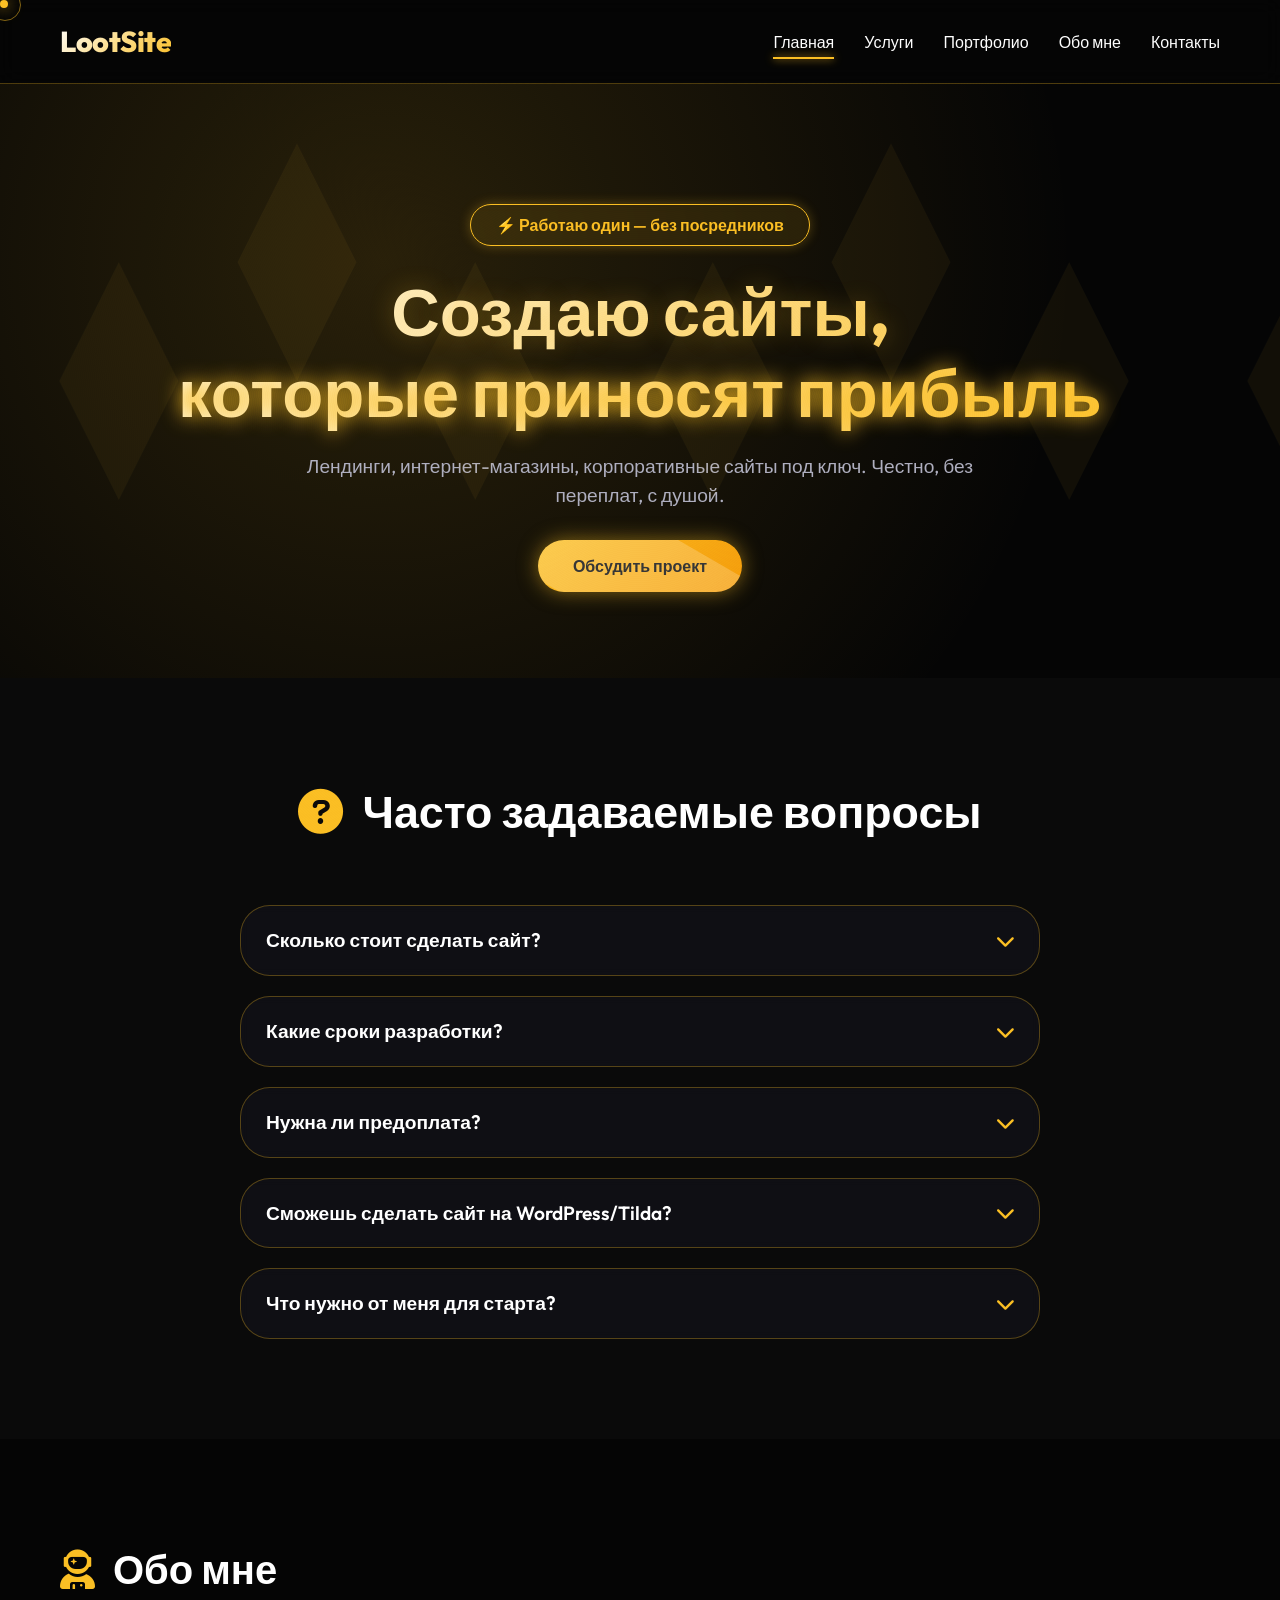
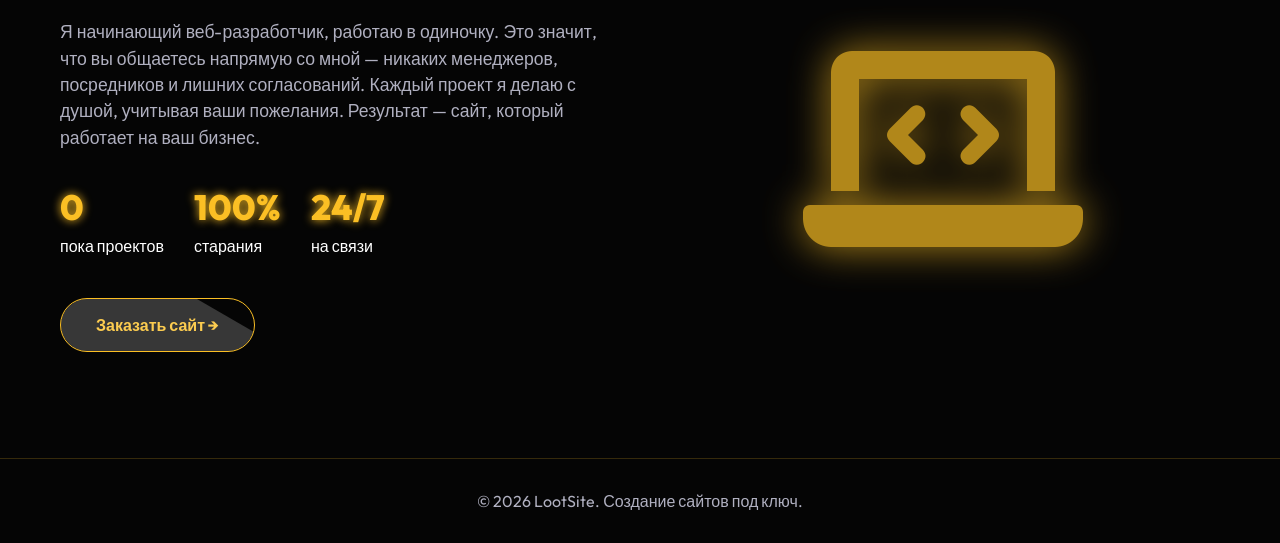
<file: index.html>
<!DOCTYPE html>
<html lang="ru">
<head>
    <meta charset="UTF-8">
    <meta name="viewport" content="width=device-width, initial-scale=1.0">
    <title>LootSite · создание сайтов</title>
    <link rel="stylesheet" href="https://cdnjs.cloudflare.com/ajax/libs/font-awesome/6.0.0-beta3/css/all.min.css">
    <link rel="stylesheet" href="css/style.css">
</head>
<body>
    <div class="noise"></div>
    <div class="cursor"></div>
    <header>
        <div class="container">
            <div class="logo">LootSite</div>
            <nav>
                <a href="index.html" class="active">Главная</a>
                <a href="services.html">Услуги</a>
                <a href="portfolio.html">Портфолио</a>
                <a href="about.html">Обо мне</a>
                <a href="contact.html">Контакты</a>
            </nav>
            <button class="burger" aria-label="Меню">
                <span></span><span></span><span></span>
            </button>
        </div>
    </header>

    <main>
        <section class="hero">
            <div class="container">
                <div class="badge">⚡ Работаю один — без посредников</div>
                <h1>Создаю сайты, <span>которые приносят прибыль</span></h1>
                <p>Лендинги, интернет-магазины, корпоративные сайты под ключ. Честно, без переплат, с душой.</p>
                <a href="contact.html" class="btn">Обсудить проект</a>
            </div>
        </section>

        <section class="faq">
            <div class="container">
                <h2><i class="fas fa-question-circle"></i> Часто задаваемые вопросы</h2>
                <div class="faq-grid">
                    <div class="faq-item">
                        <div class="faq-question">
                            <span>Сколько стоит сделать сайт?</span>
                            <i class="fas fa-chevron-down"></i>
                        </div>
                        <div class="faq-answer">
                            <p>Цена зависит от сложности. Лендинг от 100 ₽, многостраничный сайт от 300 ₽, интернет-магазин от 1000 ₽. Точную стоимость обсуждаем после постановки задачи.</p>
                        </div>
                    </div>
                    <div class="faq-item">
                        <div class="faq-question">
                            <span>Какие сроки разработки?</span>
                            <i class="fas fa-chevron-down"></i>
                        </div>
                        <div class="faq-answer">
                            <p>Обычно от 3 до 7 дней. Срочные заказы делаю за 24–48 часов (в зависимости от сложности).</p>
                        </div>
                    </div>
                    <div class="faq-item">
                        <div class="faq-question">
                            <span>Нужна ли предоплата?</span>
                            <i class="fas fa-chevron-down"></i>
                        </div>
                        <div class="faq-answer">
                            <p>Да, работаю по предоплате 50% через FunPay или Telegram Stars. Остаток после готовности. Это гарантия для нас обоих.</p>
                        </div>
                    </div>
                    <div class="faq-item">
                        <div class="faq-question">
                            <span>Сможешь сделать сайт на WordPress/Tilda?</span>
                            <i class="fas fa-chevron-down"></i>
                        </div>
                        <div class="faq-answer">
                            <p>Да, могу сделать как на конструкторе (Tilda, Readymag), так и на CMS (WordPress), либо чистый HTML/CSS под ваш хостинг.</p>
                        </div>
                    </div>
                    <div class="faq-item">
                        <div class="faq-question">
                            <span>Что нужно от меня для старта?</span>
                            <i class="fas fa-chevron-down"></i>
                        </div>
                        <div class="faq-answer">
                            <p>Тексты, картинки, логотип (если есть), пожелания по дизайну и примеры сайтов, которые нравятся. Остальное я делаю сам.</p>
                        </div>
                    </div>
                </div>
            </div>
        </section>

        <section class="about">
            <div class="container">
                <div class="about-text">
                    <h2><i class="fas fa-user-astronaut"></i> Обо мне</h2>
                    <p>Я начинающий веб-разработчик, работаю в одиночку. Это значит, что вы общаетесь напрямую со мной — никаких менеджеров, посредников и лишних согласований. Каждый проект я делаю с душой, учитывая ваши пожелания. Результат — сайт, который работает на ваш бизнес.</p>
                    <div class="stats">
                        <div><span>0</span> пока проектов</div>
                        <div><span>100%</span> старания</div>
                        <div><span>24/7</span> на связи</div>
                    </div>
                    <a href="contact.html" class="btn outline">Заказать сайт →</a>
                </div>
                <div class="about-icon">
                    <i class="fas fa-laptop-code"></i>
                </div>
            </div>
        </section>
    </main>

    <footer>
        <div class="container">
            <p>© 2026 LootSite. Создание сайтов под ключ.</p>
        </div>
    </footer>

    <script src="js/main.js"></script>
</body>
</html>
</file>
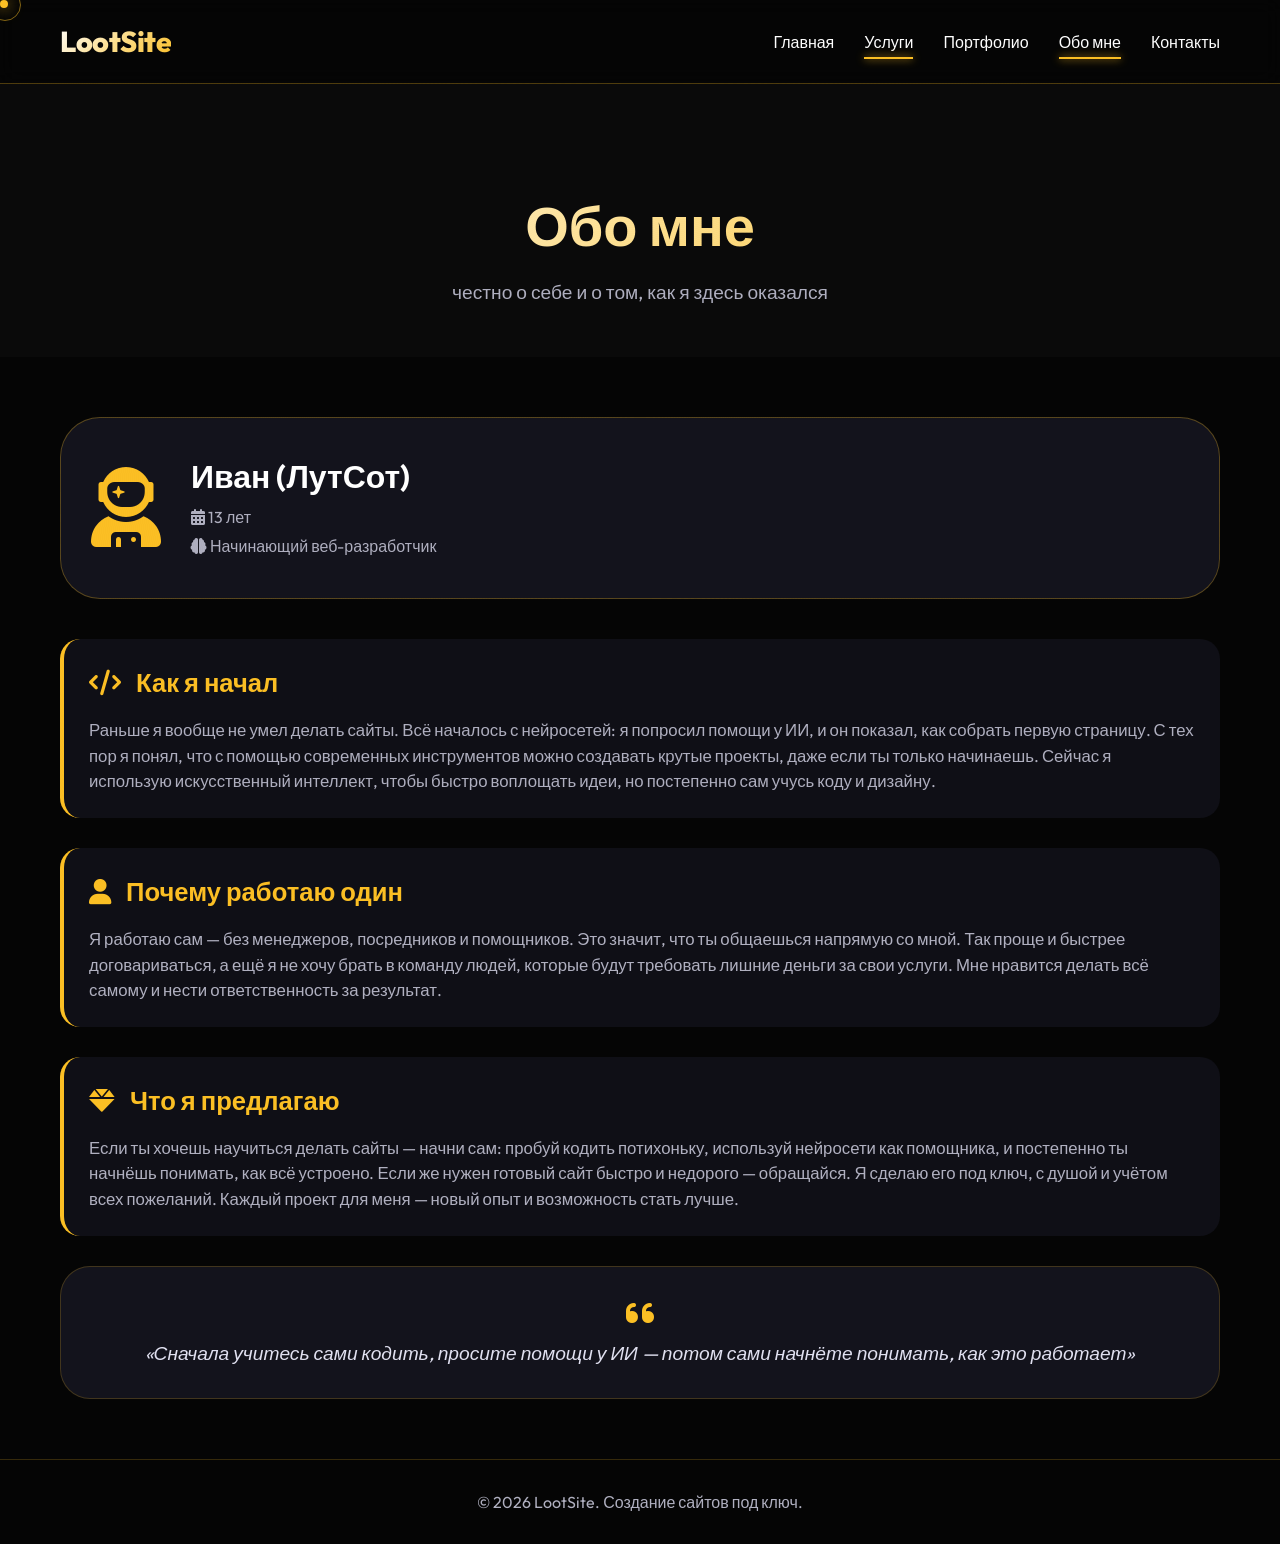
<file: about.html>
<!DOCTYPE html>
<html lang="ru">
<head>
    <meta charset="UTF-8">
    <meta name="viewport" content="width=device-width, initial-scale=1.0">
    <title>LootSite · Обо мне</title>
    <link rel="stylesheet" href="https://cdnjs.cloudflare.com/ajax/libs/font-awesome/6.0.0-beta3/css/all.min.css">
    <link rel="stylesheet" href="css/style.css">
</head>
<body>
    <div class="noise"></div>
    <div class="cursor"></div>
    <header>
    <div class="container">
        <div class="logo">LootSite</div>
        <nav>
            <a href="index.html">Главная</a>
            <a href="services.html" class="active">Услуги</a>
            <a href="portfolio.html">Портфолио</a>
            <a href="about.html">Обо мне</a>
            <a href="contact.html">Контакты</a>
        </nav>
        <button class="burger" aria-label="Меню">
            <span></span><span></span><span></span>
        </button>
    </div>
</header>

    <main>
        <section class="page-hero">
            <div class="container">
                <h1>Обо мне</h1>
                <p>честно о себе и о том, как я здесь оказался</p>
            </div>
        </section>

        <section class="about-me-page">
            <div class="container">
                <div class="about-card">
                    <div class="about-avatar">
                        <i class="fas fa-user-astronaut"></i>
                    </div>
                    <div class="about-details">
                        <h2>Иван (ЛутСот)</h2>
                        <p><i class="fas fa-calendar-alt"></i> 13 лет</p>
                        <p><i class="fas fa-brain"></i> Начинающий веб-разработчик</p>
                    </div>
                </div>

                <div class="about-story">
                    <h3><i class="fas fa-code"></i> Как я начал</h3>
                    <p>Раньше я вообще не умел делать сайты. Всё началось с нейросетей: я попросил помощи у ИИ, и он показал, как собрать первую страницу. С тех пор я понял, что с помощью современных инструментов можно создавать крутые проекты, даже если ты только начинаешь. Сейчас я использую искусственный интеллект, чтобы быстро воплощать идеи, но постепенно сам учусь коду и дизайну.</p>
                </div>

                <div class="about-story">
                    <h3><i class="fas fa-user"></i> Почему работаю один</h3>
                    <p>Я работаю сам — без менеджеров, посредников и помощников. Это значит, что ты общаешься напрямую со мной. Так проще и быстрее договариваться, а ещё я не хочу брать в команду людей, которые будут требовать лишние деньги за свои услуги. Мне нравится делать всё самому и нести ответственность за результат.</p>
                </div>

                <div class="about-story">
                    <h3><i class="fas fa-gem"></i> Что я предлагаю</h3>
                    <p>Если ты хочешь научиться делать сайты — начни сам: пробуй кодить потихоньку, используй нейросети как помощника, и постепенно ты начнёшь понимать, как всё устроено. Если же нужен готовый сайт быстро и недорого — обращайся. Я сделаю его под ключ, с душой и учётом всех пожеланий. Каждый проект для меня — новый опыт и возможность стать лучше.</p>
                </div>

                <div class="about-quote">
                    <i class="fas fa-quote-left"></i>
                    <p>«Сначала учитесь сами кодить, просите помощи у ИИ — потом сами начнёте понимать, как это работает»</p>
                </div>
            </div>
        </section>
    </main>

    <footer>
        <div class="container">
            <p>© 2026 LootSite. Создание сайтов под ключ.</p>
        </div>
    </footer>

    <script src="js/main.js"></script>
</body>
</html>
</file>
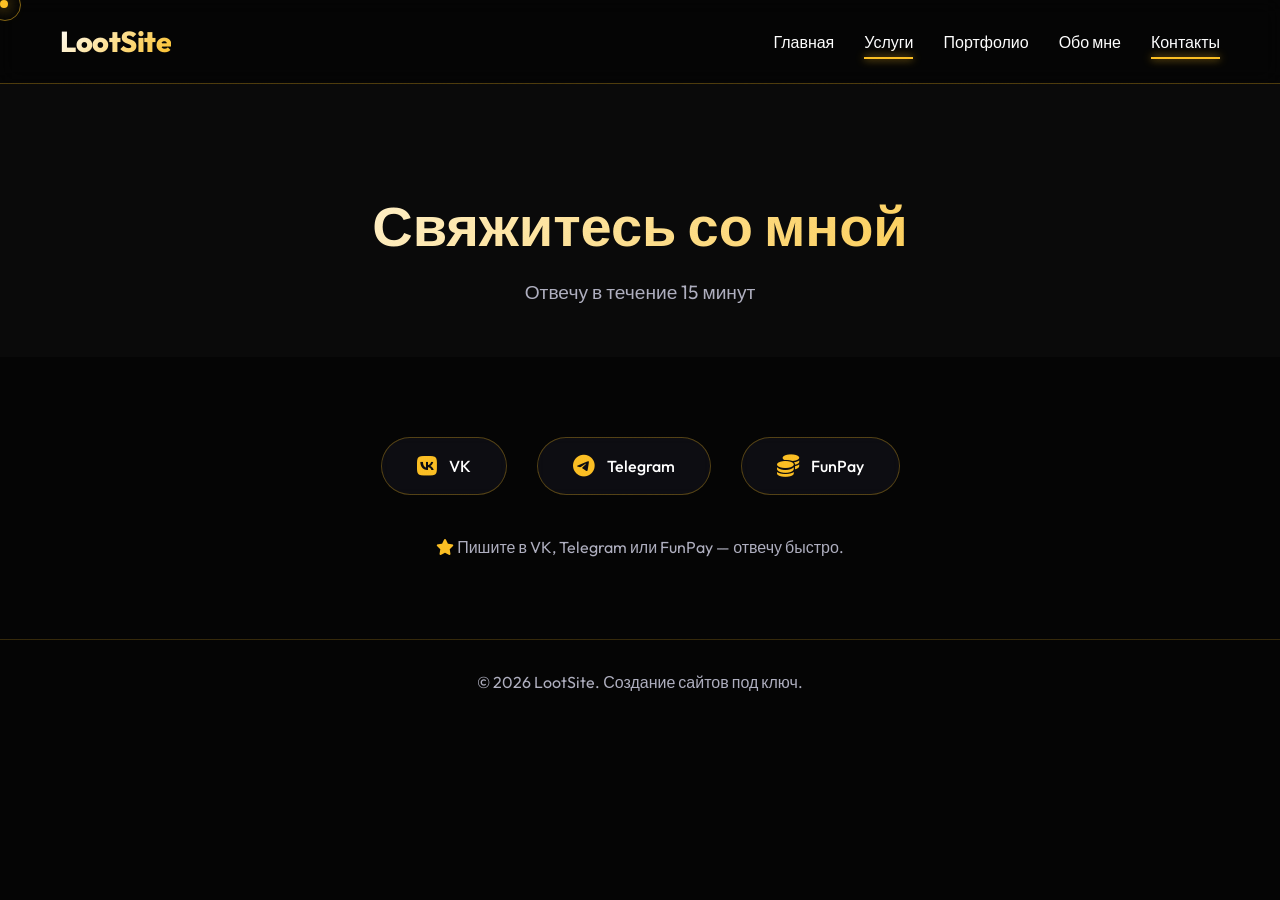
<file: contact.html>
<!DOCTYPE html>
<html lang="ru">
<head>
    <meta charset="UTF-8">
    <meta name="viewport" content="width=device-width, initial-scale=1.0">
    <title>LootSite · Контакты</title>
    <link rel="stylesheet" href="https://cdnjs.cloudflare.com/ajax/libs/font-awesome/6.0.0-beta3/css/all.min.css">
    <link rel="stylesheet" href="css/style.css">
</head>
<body>
    <div class="noise"></div>
    <div class="cursor"></div>
    <header>
    <div class="container">
        <div class="logo">LootSite</div>
        <nav>
            <a href="index.html">Главная</a>
            <a href="services.html" class="active">Услуги</a>
            <a href="portfolio.html">Портфолио</a>
            <a href="about.html">Обо мне</a>
            <a href="contact.html">Контакты</a>
        </nav>
        <button class="burger" aria-label="Меню">
            <span></span><span></span><span></span>
        </button>
    </div>
</header>

    <main>
        <section class="page-hero">
            <div class="container">
                <h1>Свяжитесь со мной</h1>
                <p>Отвечу в течение 15 минут</p>
            </div>
        </section>

        <section class="contact">
            <div class="container">
                <div class="contact-links">
                    <a href="https://vk.com/shelvanpart" class="contact-link" target="_blank"><i class="fab fa-vk"></i> VK</a>
                    <a href="https://t.me/Whatuhall" class="contact-link" target="_blank"><i class="fab fa-telegram"></i> Telegram</a>
                    <a href="https://funpay.com/users/17572519/" class="contact-link" target="_blank"><i class="fas fa-coins"></i> FunPay</a>
                </div>
                <p class="contact-note"><i class="fas fa-star"></i> Пишите в VK, Telegram или FunPay — отвечу быстро.</p>
            </div>
        </section>
    </main>

    <footer>
        <div class="container">
            <p>© 2026 LootSite. Создание сайтов под ключ.</p>
        </div>
    </footer>

    <script src="js/main.js"></script>
</body>
</html>
</file>
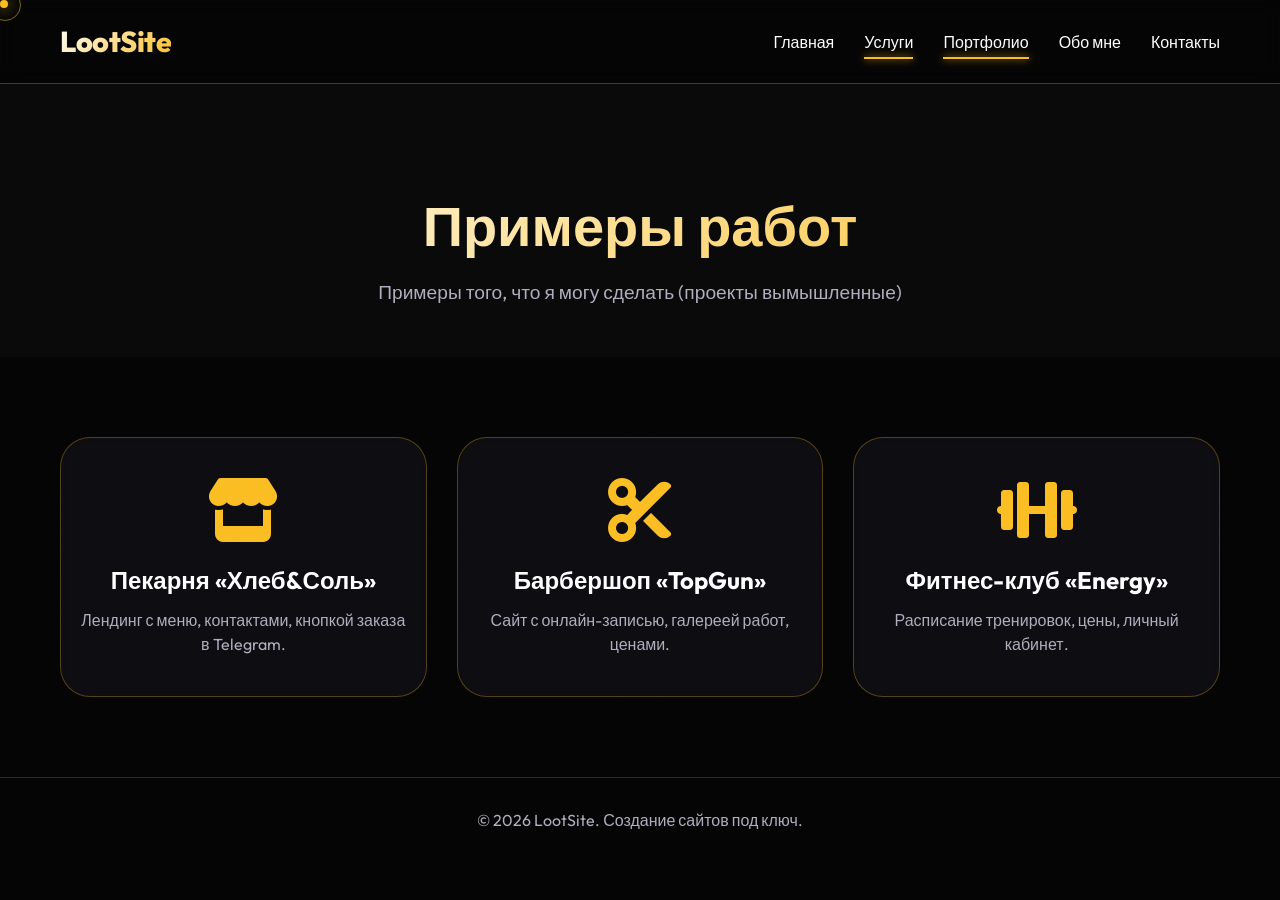
<file: portfolio.html>
<!DOCTYPE html>
<html lang="ru">
<head>
    <meta charset="UTF-8">
    <meta name="viewport" content="width=device-width, initial-scale=1.0">
    <title>LootSite · Портфолио</title>
    <link rel="stylesheet" href="https://cdnjs.cloudflare.com/ajax/libs/font-awesome/6.0.0-beta3/css/all.min.css">
    <link rel="stylesheet" href="css/style.css">
</head>
<body>
    <div class="noise"></div>
    <div class="cursor"></div>
    <header>
    <div class="container">
        <div class="logo">LootSite</div>
        <nav>
            <a href="index.html">Главная</a>
            <a href="services.html" class="active">Услуги</a>
            <a href="portfolio.html">Портфолио</a>
            <a href="about.html">Обо мне</a>
            <a href="contact.html">Контакты</a>
        </nav>
        <button class="burger" aria-label="Меню">
            <span></span><span></span><span></span>
        </button>
    </div>
</header>

    <main>
        <section class="page-hero">
            <div class="container">
                <h1>Примеры работ</h1>
                <p>Примеры того, что я могу сделать (проекты вымышленные)</p>
            </div>
        </section>

        <section class="portfolio">
            <div class="container">
                <div class="portfolio-grid">
                    <div class="portfolio-item">
                        <i class="fas fa-store"></i>
                        <h3>Пекарня «Хлеб&Соль»</h3>
                        <p>Лендинг с меню, контактами, кнопкой заказа в Telegram.</p>
                    </div>
                    <div class="portfolio-item">
                        <i class="fas fa-cut"></i>
                        <h3>Барбершоп «TopGun»</h3>
                        <p>Сайт с онлайн-записью, галереей работ, ценами.</p>
                    </div>
                    <div class="portfolio-item">
                        <i class="fas fa-dumbbell"></i>
                        <h3>Фитнес-клуб «Energy»</h3>
                        <p>Расписание тренировок, цены, личный кабинет.</p>
                    </div>
                </div>
            </div>
        </section>
    </main>

    <footer>
        <div class="container">
            <p>© 2026 LootSite. Создание сайтов под ключ.</p>
        </div>
    </footer>

    <script src="js/main.js"></script>
</body>
</html>
</file>
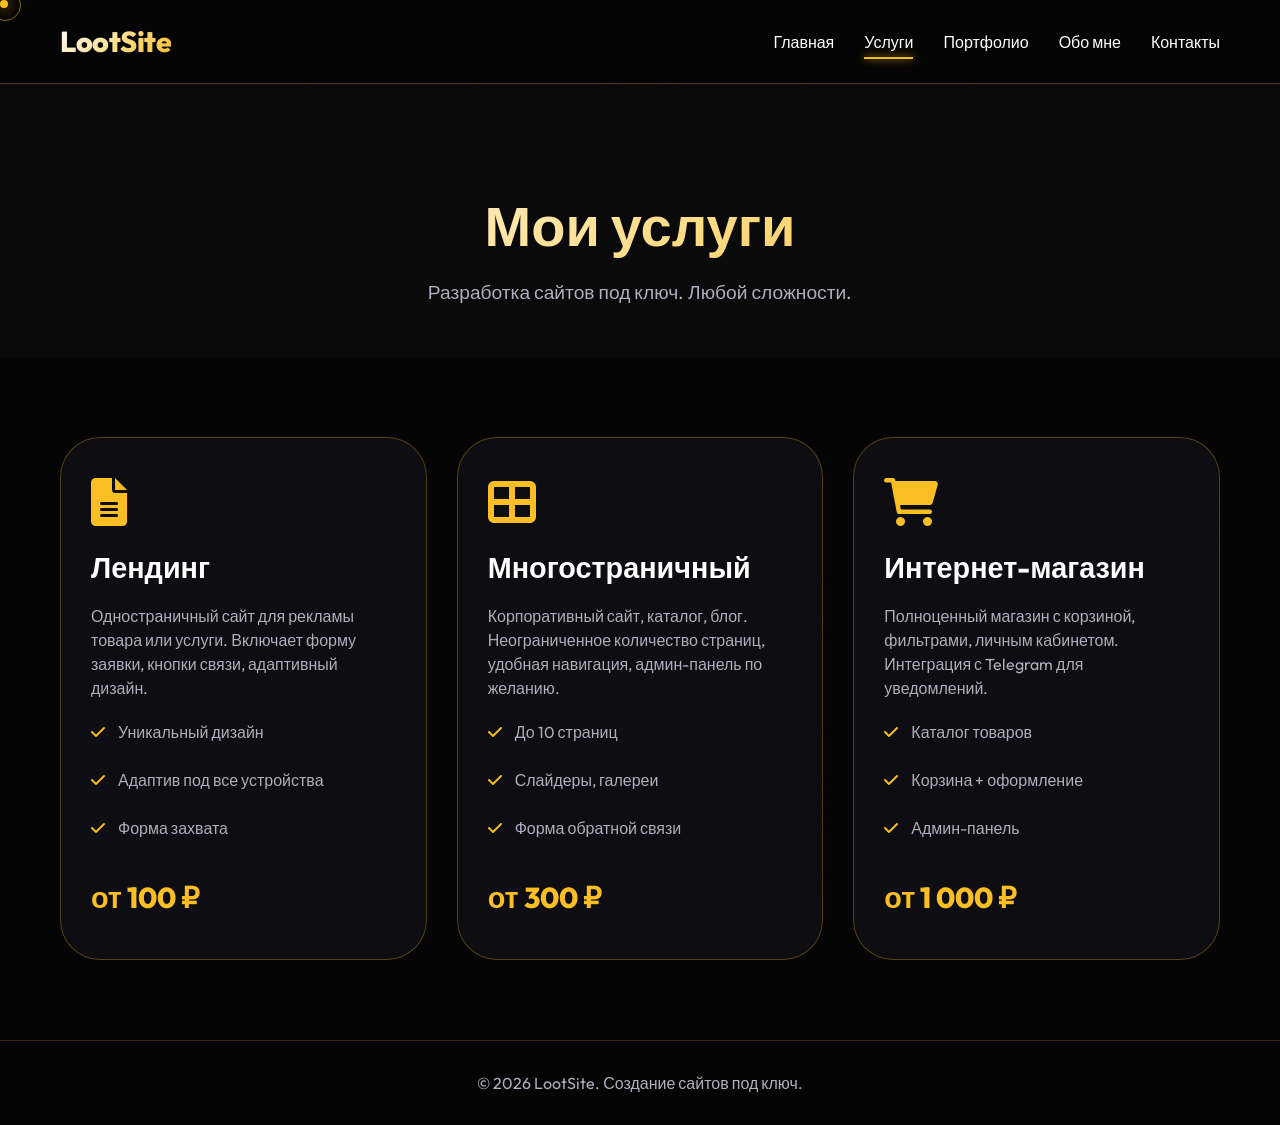
<file: services.html>
<!DOCTYPE html>
<html lang="ru">
<head>
    <meta charset="UTF-8">
    <meta name="viewport" content="width=device-width, initial-scale=1.0">
    <title>LootSite · Услуги</title>
    <link rel="stylesheet" href="https://cdnjs.cloudflare.com/ajax/libs/font-awesome/6.0.0-beta3/css/all.min.css">
    <link rel="stylesheet" href="css/style.css">
</head>
<body>
    <div class="noise"></div>
    <div class="cursor"></div>
    <header>
    <div class="container">
        <div class="logo">LootSite</div>
        <nav>
            <a href="index.html">Главная</a>
            <a href="services.html" class="active">Услуги</a>
            <a href="portfolio.html">Портфолио</a>
            <a href="about.html">Обо мне</a>
            <a href="contact.html">Контакты</a>
        </nav>
        <button class="burger" aria-label="Меню">
            <span></span><span></span><span></span>
        </button>
    </div>
</header>

    <main>
        <section class="page-hero">
            <div class="container">
                <h1>Мои услуги</h1>
                <p>Разработка сайтов под ключ. Любой сложности.</p>
            </div>
        </section>

        <section class="services">
            <div class="container">
                <div class="services-grid">
                    <div class="service-card">
                        <i class="fas fa-file-alt"></i>
                        <h3>Лендинг</h3>
                        <p>Одностраничный сайт для рекламы товара или услуги. Включает форму заявки, кнопки связи, адаптивный дизайн.</p>
                        <ul>
                            <li><i class="fas fa-check"></i> Уникальный дизайн</li>
                            <li><i class="fas fa-check"></i> Адаптив под все устройства</li>
                            <li><i class="fas fa-check"></i> Форма захвата</li>
                        </ul>
                        <div class="price">от 100 ₽</div>
                    </div>
                    <div class="service-card">
                        <i class="fas fa-th-large"></i>
                        <h3>Многостраничный</h3>
                        <p>Корпоративный сайт, каталог, блог. Неограниченное количество страниц, удобная навигация, админ-панель по желанию.</p>
                        <ul>
                            <li><i class="fas fa-check"></i> До 10 страниц</li>
                            <li><i class="fas fa-check"></i> Слайдеры, галереи</li>
                            <li><i class="fas fa-check"></i> Форма обратной связи</li>
                        </ul>
                        <div class="price">от 300 ₽</div>
                    </div>
                    <div class="service-card">
                        <i class="fas fa-shopping-cart"></i>
                        <h3>Интернет-магазин</h3>
                        <p>Полноценный магазин с корзиной, фильтрами, личным кабинетом. Интеграция с Telegram для уведомлений.</p>
                        <ul>
                            <li><i class="fas fa-check"></i> Каталог товаров</li>
                            <li><i class="fas fa-check"></i> Корзина + оформление</li>
                            <li><i class="fas fa-check"></i> Админ-панель</li>
                        </ul>
                        <div class="price">от 1 000 ₽</div>
                    </div>
                </div>
            </div>
        </section>
    </main>

    <footer>
        <div class="container">
            <p>© 2026 LootSite. Создание сайтов под ключ.</p>
        </div>
    </footer>

    <script src="js/main.js"></script>
</body>
</html>
</file>
<file: css/style.css>
@import url('https://fonts.googleapis.com/css2?family=Outfit:wght@400;500;600;700;800&display=swap');

* {
    margin: 0;
    padding: 0;
    box-sizing: border-box;
}

body {
    font-family: 'Outfit', sans-serif;
    background: #050505;
    color: #fff;
    line-height: 1.5;
    overflow-x: hidden;
    cursor: none;
}

/* Эффект зернистости */
.noise {
    position: fixed;
    top: 0;
    left: 0;
    width: 100%;
    height: 100%;
    pointer-events: none;
    background: repeating-radial-gradient(circle at 50% 50%, rgba(0,0,0,0.1), rgba(0,0,0,0.1) 1px, transparent 1px, transparent 2px);
    z-index: 999;
    opacity: 0.3;
    mix-blend-mode: overlay;
}

/* Кастомный курсор */
.cursor {
    width: 8px;
    height: 8px;
    background: #fbbf24;
    border-radius: 50%;
    position: fixed;
    pointer-events: none;
    z-index: 10000;
    transition: transform 0.1s ease;
    box-shadow: 0 0 15px #fbbf24;
}
.cursor::before {
    content: '';
    position: absolute;
    width: 30px;
    height: 30px;
    border: 1px solid rgba(251,191,36,0.5);
    border-radius: 50%;
    top: -11px;
    left: -11px;
    animation: pulse 1.5s infinite;
}
@keyframes pulse {
    0% { transform: scale(1); opacity: 0.6; }
    100% { transform: scale(1.8); opacity: 0; }
}

.container {
    max-width: 1200px;
    margin: 0 auto;
    padding: 0 20px;
}

/* Header */
header {
    padding: 20px 0;
    background: rgba(5,5,5,0.8);
    backdrop-filter: blur(10px);
    border-bottom: 1px solid rgba(251,191,36,0.3);
    position: sticky;
    top: 0;
    z-index: 100;
}
header .container {
    display: flex;
    justify-content: space-between;
    align-items: center;
}
.logo {
    font-weight: 800;
    font-size: 1.8rem;
    background: linear-gradient(135deg, #fff, #fbbf24);
    -webkit-background-clip: text;
    -webkit-text-fill-color: transparent;
    letter-spacing: -0.5px;
}
nav {
    display: flex;
    gap: 30px;
}
nav a {
    color: #fff;
    text-decoration: none;
    font-weight: 500;
    position: relative;
    transition: 0.2s;
}
nav a::after {
    content: '';
    position: absolute;
    bottom: -5px;
    left: 0;
    width: 0;
    height: 2px;
    background: #fbbf24;
    box-shadow: 0 0 8px #fbbf24;
    transition: width 0.2s;
}
nav a:hover::after,
nav a.active::after {
    width: 100%;
}
nav a:hover {
    text-shadow: 0 0 8px #fbbf24;
}

/* Hero */
.hero {
    text-align: center;
    padding: 120px 0 80px;
    background: radial-gradient(circle at 30% 30%, rgba(251,191,36,0.15), transparent 70%);
    position: relative;
}
.hero::before {
    content: '';
    position: absolute;
    top: 0;
    left: 0;
    width: 100%;
    height: 100%;
    background: url('data:image/svg+xml;utf8,<svg xmlns="http://www.w3.org/2000/svg" viewBox="0 0 100 100" opacity="0.05"><path fill="%23fbbf24" d="M10,50 L20,30 L30,50 L20,70 Z M40,30 L50,10 L60,30 L50,50 Z M70,50 L80,30 L90,50 L80,70 Z"/></svg>') repeat;
    pointer-events: none;
}
.badge {
    display: inline-block;
    background: rgba(251,191,36,0.1);
    border: 1px solid #fbbf24;
    border-radius: 60px;
    padding: 8px 25px;
    font-weight: 600;
    color: #fbbf24;
    margin-bottom: 25px;
    backdrop-filter: blur(4px);
    box-shadow: 0 0 12px rgba(251,191,36,0.3);
}
.hero h1 {
    font-size: 4.2rem;
    font-weight: 800;
    line-height: 1.2;
    margin-bottom: 20px;
    background: linear-gradient(135deg, #fff, #fbbf24);
    -webkit-background-clip: text;
    -webkit-text-fill-color: transparent;
    text-shadow: 0 0 25px rgba(251,191,36,0.3);
}
.hero h1 span {
    display: inline-block;
    text-shadow: 0 0 20px #fbbf24;
}
.hero p {
    font-size: 1.2rem;
    color: #b0b0c0;
    max-width: 700px;
    margin: 0 auto 30px;
}
.btn {
    display: inline-block;
    background: linear-gradient(135deg, #fbbf24, #f59e0b);
    color: #050505;
    padding: 14px 35px;
    border-radius: 60px;
    font-weight: 700;
    text-decoration: none;
    transition: 0.3s;
    box-shadow: 0 0 20px rgba(251,191,36,0.5);
    border: none;
    cursor: pointer;
    position: relative;
    overflow: hidden;
}
.btn::after {
    content: '';
    position: absolute;
    top: -50%;
    left: -60%;
    width: 200%;
    height: 200%;
    background: rgba(255,255,255,0.2);
    transform: rotate(30deg);
    transition: 0.5s;
}
.btn:hover::after {
    left: 100%;
}
.btn:hover {
    transform: translateY(-3px);
    box-shadow: 0 0 30px rgba(251,191,36,0.8);
}
.btn.outline {
    background: transparent;
    border: 1px solid #fbbf24;
    color: #fbbf24;
    box-shadow: none;
}
.btn.outline:hover {
    background: #fbbf24;
    color: #050505;
}

/* FAQ */
.faq {
    padding: 100px 0;
    background: #0a0a0a;
}
.faq h2 {
    text-align: center;
    font-size: 2.8rem;
    margin-bottom: 60px;
}
.faq h2 i {
    color: #fbbf24;
    margin-right: 10px;
}
.faq-grid {
    display: flex;
    flex-direction: column;
    gap: 20px;
    max-width: 800px;
    margin: 0 auto;
}
.faq-item {
    background: rgba(19,19,28,0.6);
    backdrop-filter: blur(5px);
    border: 1px solid rgba(251,191,36,0.3);
    border-radius: 30px;
    overflow: hidden;
    transition: 0.2s;
}
.faq-question {
    display: flex;
    justify-content: space-between;
    align-items: center;
    padding: 20px 25px;
    cursor: pointer;
    font-weight: 600;
    font-size: 1.2rem;
}
.faq-question i {
    color: #fbbf24;
    transition: transform 0.3s;
}
.faq-item.active .faq-question i {
    transform: rotate(180deg);
}
.faq-answer {
    max-height: 0;
    padding: 0 25px;
    overflow: hidden;
    transition: max-height 0.4s ease, padding 0.3s ease;
    color: #b0b0c0;
}
.faq-item.active .faq-answer {
    max-height: 300px;
    padding: 0 25px 20px 25px;
}

/* About on main page */
.about {
    padding: 100px 0;
}
.about .container {
    display: flex;
    align-items: center;
    gap: 50px;
    flex-wrap: wrap;
}
.about-text {
    flex: 1;
}
.about-text h2 {
    font-size: 2.5rem;
    margin-bottom: 20px;
}
.about-text h2 i {
    color: #fbbf24;
    margin-right: 10px;
}
.about-text p {
    color: #b0b0c0;
    margin-bottom: 30px;
    font-size: 1.1rem;
}
.stats {
    display: flex;
    gap: 30px;
    margin-bottom: 40px;
}
.stats div span {
    font-size: 2.2rem;
    font-weight: 800;
    color: #fbbf24;
    display: block;
    text-shadow: 0 0 10px #fbbf24;
}
.about-icon {
    flex: 1;
    display: flex;
    justify-content: center;
}
.about-icon i {
    font-size: 14rem;
    color: #fbbf24;
    opacity: 0.7;
    filter: drop-shadow(0 0 20px #fbbf24);
    animation: float 3s ease-in-out infinite;
}
@keyframes float {
    0% { transform: translateY(0px); }
    50% { transform: translateY(-15px); }
    100% { transform: translateY(0px); }
}

/* Page Hero (inner) */
.page-hero {
    text-align: center;
    padding: 100px 0 50px;
    background: #0a0a0a;
}
.page-hero h1 {
    font-size: 3.5rem;
    font-weight: 700;
    background: linear-gradient(135deg, #fff, #fbbf24);
    -webkit-background-clip: text;
    -webkit-text-fill-color: transparent;
}
.page-hero p {
    font-size: 1.2rem;
    color: #b0b0c0;
    margin-top: 10px;
}

/* Services */
.services {
    padding: 80px 0;
}
.services-grid {
    display: grid;
    grid-template-columns: repeat(auto-fill, minmax(300px, 1fr));
    gap: 30px;
}
.service-card {
    background: rgba(19,19,28,0.6);
    backdrop-filter: blur(5px);
    border: 1px solid rgba(251,191,36,0.3);
    border-radius: 40px;
    padding: 40px 30px;
    transition: all 0.3s;
}
.service-card:hover {
    border-color: #fbbf24;
    transform: translateY(-8px);
    box-shadow: 0 20px 30px -10px rgba(251,191,36,0.3);
}
.service-card i {
    font-size: 3rem;
    color: #fbbf24;
    margin-bottom: 20px;
}
.service-card h3 {
    font-size: 1.8rem;
    margin-bottom: 15px;
}
.service-card p {
    color: #b0b0c0;
    margin-bottom: 20px;
}
.service-card ul {
    list-style: none;
    margin-bottom: 20px;
}
.service-card ul li {
    margin-bottom: 8px;
    color: #b0b0c0;
}
.service-card ul li i {
    font-size: 1rem;
    margin-right: 10px;
}
.price {
    font-size: 1.8rem;
    font-weight: 800;
    color: #fbbf24;
    margin-top: 15px;
}

/* Portfolio */
.portfolio {
    padding: 80px 0;
}
.portfolio-grid {
    display: grid;
    grid-template-columns: repeat(auto-fill, minmax(280px, 1fr));
    gap: 30px;
}
.portfolio-item {
    background: rgba(19,19,28,0.6);
    backdrop-filter: blur(5px);
    border: 1px solid rgba(251,191,36,0.3);
    border-radius: 30px;
    padding: 40px 20px;
    text-align: center;
    transition: 0.3s;
}
.portfolio-item:hover {
    border-color: #fbbf24;
    transform: translateY(-5px);
    box-shadow: 0 15px 25px rgba(251,191,36,0.2);
}
.portfolio-item i {
    font-size: 4rem;
    color: #fbbf24;
    margin-bottom: 20px;
}
.portfolio-item h3 {
    font-size: 1.5rem;
    margin-bottom: 10px;
}
.portfolio-item p {
    color: #b0b0c0;
}

/* Contact */
.contact {
    padding: 80px 0;
}
.contact-links {
    display: flex;
    justify-content: center;
    gap: 30px;
    flex-wrap: wrap;
    margin-bottom: 40px;
}
.contact-link {
    display: flex;
    align-items: center;
    gap: 12px;
    background: rgba(19,19,28,0.6);
    backdrop-filter: blur(5px);
    border: 1px solid rgba(251,191,36,0.3);
    padding: 16px 35px;
    border-radius: 60px;
    text-decoration: none;
    color: white;
    font-weight: 500;
    transition: 0.3s;
}
.contact-link i {
    color: #fbbf24;
    font-size: 1.4rem;
}
.contact-link:hover {
    border-color: #fbbf24;
    box-shadow: 0 0 20px rgba(251,191,36,0.3);
    transform: scale(1.05);
}
.contact-note {
    text-align: center;
    color: #b0b0c0;
}
.contact-note i {
    color: #fbbf24;
}

/* Footer */
footer {
    padding: 30px 0;
    border-top: 1px solid rgba(251,191,36,0.2);
    text-align: center;
    color: #b0b0c0;
}

/* Страница "Обо мне" */
.about-me-page {
    padding: 60px 0;
}
.about-card {
    display: flex;
    align-items: center;
    gap: 30px;
    background: #13131c;
    border: 1px solid rgba(251,191,36,0.3);
    border-radius: 40px;
    padding: 30px;
    margin-bottom: 40px;
    flex-wrap: wrap;
}
.about-avatar {
    font-size: 5rem;
    color: #fbbf24;
}
.about-details h2 {
    font-size: 2rem;
    margin-bottom: 5px;
}
.about-details p {
    color: #b0b0c0;
    margin: 5px 0;
}
.about-story {
    background: #0f0f16;
    border-left: 4px solid #fbbf24;
    padding: 25px;
    margin-bottom: 30px;
    border-radius: 20px;
}
.about-story h3 {
    font-size: 1.6rem;
    margin-bottom: 15px;
    color: #fbbf24;
}
.about-story h3 i {
    margin-right: 10px;
}
.about-story p {
    color: #b0b0c0;
    font-size: 1.05rem;
}
.about-quote {
    background: #13131c;
    border: 1px solid rgba(251,191,36,0.2);
    border-radius: 30px;
    padding: 30px;
    text-align: center;
    margin-top: 30px;
}
.about-quote i {
    color: #fbbf24;
    font-size: 2rem;
    margin-bottom: 10px;
    display: block;
}
.about-quote p {
    font-size: 1.2rem;
    font-style: italic;
    color: #e0e0f0;
}

/* Responsive */
@media (max-width: 768px) {
    body {
        overflow-x: hidden;
    }
    .hero h1 {
        font-size: 2.5rem;
    }
    .nav {
        display: flex;
        flex-wrap: wrap;
        justify-content: center;
        gap: 12px;
        margin-top: 15px;
        max-width: 100%;
    }
    .header .container {
        flex-direction: column;
        text-align: center;
        padding: 0 10px;
    }
    .stats {
        justify-content: center;
    }
    .about .container {
        flex-direction: column;
        text-align: center;
    }
    .about-icon i {
        font-size: 8rem;
    }
    .contact-link {
        padding: 12px 20px;
        font-size: 0.9rem;
    }
    .faq-question {
        font-size: 1rem;
    }
    .cursor {
        display: none;
    }
    .contact-links {
        gap: 15px;
    }
}

/* Блок приватности для контактов */
.privacy-note {
    background: rgba(251, 191, 36, 0.1);
    border-left: 3px solid #fbbf24;
    padding: 12px 20px;
    border-radius: 12px;
    margin: 20px auto 0;
    max-width: 500px;
    font-size: 0.9rem;
    text-align: center;
}
.privacy-note i {
    margin-right: 8px;
    color: #fbbf24;
}
/* Бургер-меню */
.burger {
    display: none;
    background: none;
    border: none;
    cursor: pointer;
    padding: 10px;
    z-index: 110;
}
.burger span {
    display: block;
    width: 25px;
    height: 3px;
    background: #fff;
    margin: 5px 0;
    transition: 0.2s;
    border-radius: 2px;
}
.burger.active span:nth-child(1) {
    transform: rotate(45deg) translate(6px, 6px);
}
.burger.active span:nth-child(2) {
    opacity: 0;
}
.burger.active span:nth-child(3) {
    transform: rotate(-45deg) translate(6px, -6px);
}

@media (max-width: 768px) {
    body {
        overflow-x: hidden;
    }
    .header .container {
        justify-content: space-between;
        flex-wrap: wrap;
        position: relative;
    }
    .burger {
        display: block;
    }
    nav {
        position: fixed;
        top: 0;
        right: -100%;
        width: 70%;
        max-width: 280px;
        height: 100vh;
        background: #0f0f1a;
        backdrop-filter: blur(12px);
        flex-direction: column;
        align-items: flex-start;
        padding: 80px 30px;
        gap: 20px;
        transition: right 0.3s ease;
        z-index: 105;
        box-shadow: -5px 0 20px rgba(0,0,0,0.5);
    }
    nav.open {
        right: 0;
    }
    nav a {
        font-size: 1.3rem;
        padding: 10px 0;
        width: 100%;
        border-bottom: 1px solid rgba(251,191,36,0.2);
    }
    nav a::after {
        display: none;
    }
    nav a:hover {
        background: rgba(251,191,36,0.1);
        padding-left: 10px;
    }
    .hero h1 { font-size: 2.5rem; }
    .stats { justify-content: center; }
    .about .container { flex-direction: column; text-align: center; }
    .about-icon i { font-size: 8rem; }
    .contact-link { padding: 12px 20px; font-size: 1rem; white-space: nowrap; }
    .contact-links {
        gap: 12px;
        flex-wrap: wrap;
        justify-content: center;
    }
    .faq-question { font-size: 1rem; }
    .cursor { display: none; }
}
</file>
